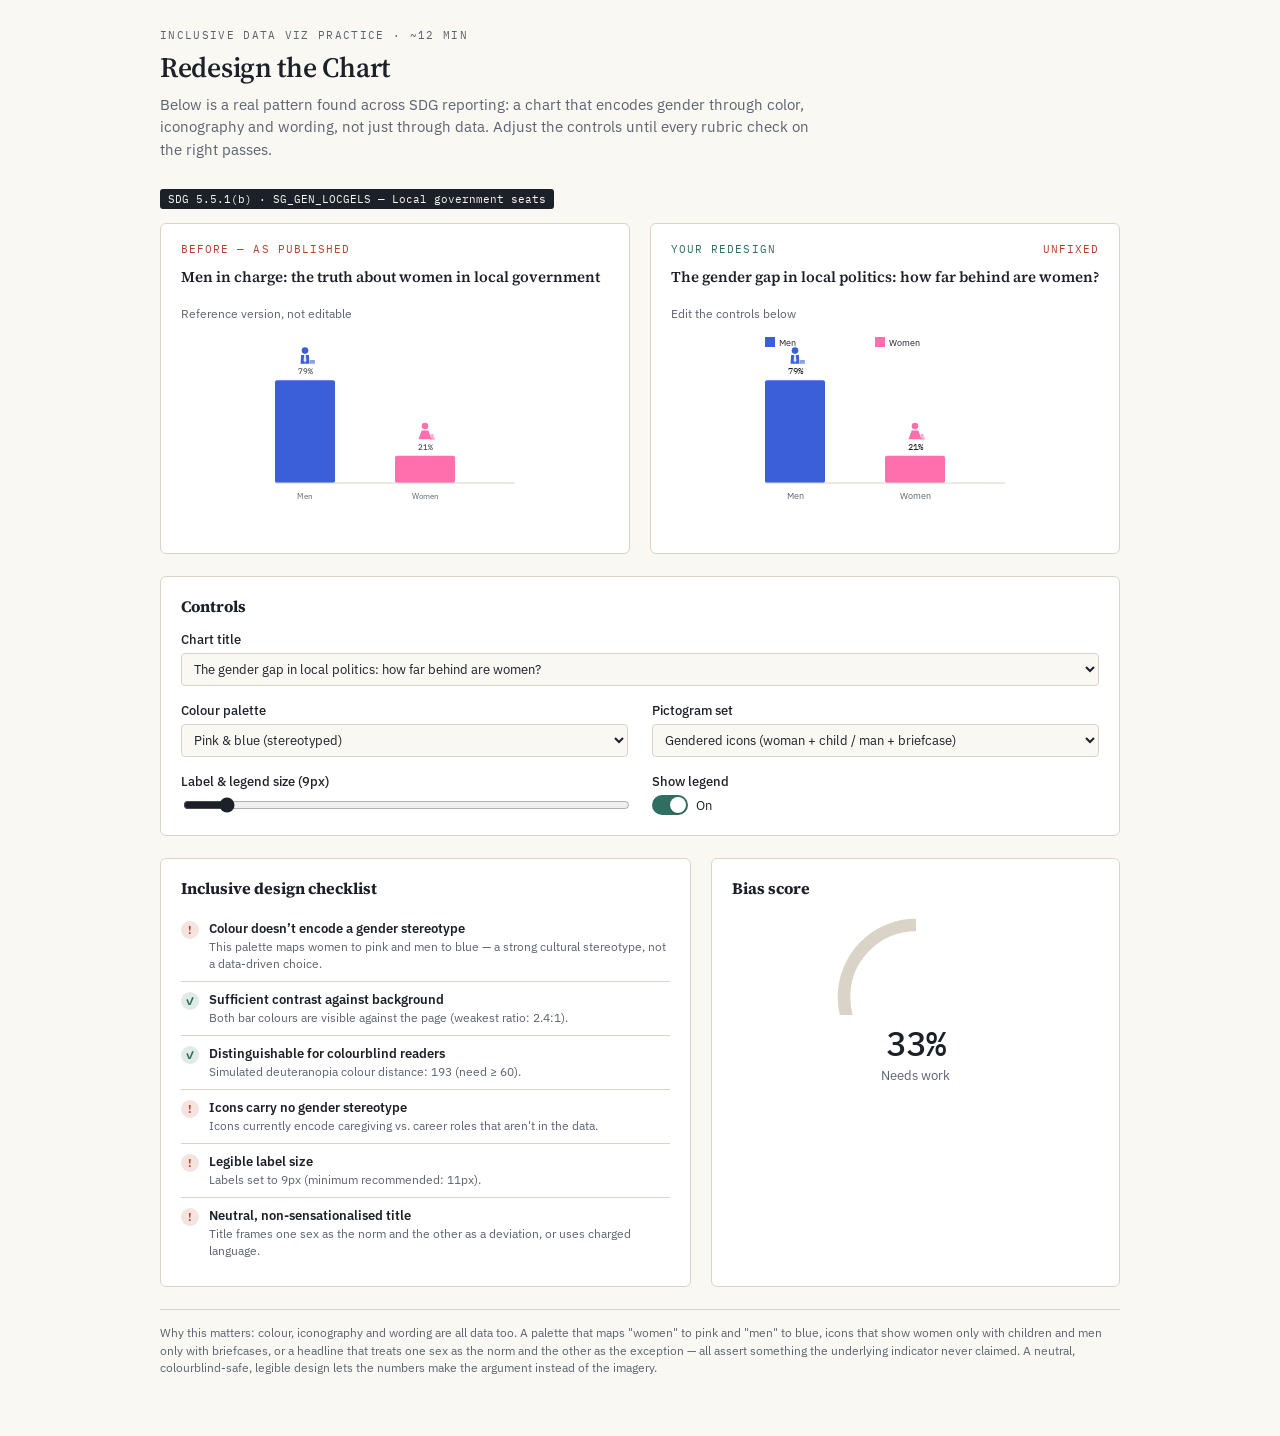
<file: GenderBiais/index.html>
<!DOCTYPE html>
<html lang="en">
<head>
<meta charset="UTF-8">
<meta name="viewport" content="width=device-width, initial-scale=1.0">
<title>Redesign the Chart — Inclusive Data Viz Practice</title>
<link rel="preconnect" href="https://fonts.googleapis.com">
<link href="https://fonts.googleapis.com/css2?family=Source+Serif+4:opsz,wght@8..60,400;8..60,600;8..60,700&family=IBM+Plex+Sans:wght@400;500;600&family=IBM+Plex+Mono:wght@400;500&display=swap" rel="stylesheet">
<style>
  :root{
    --paper:#FAF8F3;
    --ink:#1C2029;
    --ink-soft:#5B6270;
    --rule:#D9D4C7;
    --fail:#B5432D;
    --fail-bg:#F4E3DE;
    --pass:#2F6F62;
    --pass-bg:#E1EBE6;
    --warn:#C98A2B;
    --panel:#FFFFFF;
  }
  *{box-sizing:border-box;}
  body{
    margin:0;
    background:var(--paper);
    color:var(--ink);
    font-family:'IBM Plex Sans', sans-serif;
    padding:28px 20px 48px;
  }
  .wrap{max-width:960px;margin:0 auto;}
  .eyebrow{
    font-family:'IBM Plex Mono', monospace;
    font-size:11px;
    letter-spacing:.12em;
    text-transform:uppercase;
    color:var(--ink-soft);
    margin:0 0 6px;
  }
  h1{
    font-family:'Source Serif 4', serif;
    font-weight:600;
    font-size:28px;
    margin:0 0 8px;
    letter-spacing:-.01em;
  }
  .intro{
    font-size:14.5px;
    color:var(--ink-soft);
    max-width:660px;
    line-height:1.55;
    margin:0 0 26px;
  }
  .indicator-tag{
    display:inline-block;
    font-family:'IBM Plex Mono',monospace;
    font-size:11px;
    background:var(--ink);
    color:var(--paper);
    padding:3px 8px;
    border-radius:3px;
    margin-bottom:14px;
  }

  .stage{
    display:grid;
    grid-template-columns:1fr 1fr;
    gap:20px;
    margin-bottom:22px;
  }
  @media (max-width:720px){ .stage{grid-template-columns:1fr;} }

  .panel{
    background:var(--panel);
    border:1px solid var(--rule);
    border-radius:6px;
    padding:18px 20px 20px;
  }
  .panel-label{
    font-family:'IBM Plex Mono',monospace;
    font-size:10.5px;
    letter-spacing:.1em;
    text-transform:uppercase;
    color:var(--ink-soft);
    display:flex;
    justify-content:space-between;
    margin-bottom:10px;
  }
  .panel-label span.tag-before{color:var(--fail);}
  .panel-label span.tag-after{color:var(--pass);}

  svg{display:block;}
  .chart-title{
    font-family:'Source Serif 4', serif;
    font-size:15px;
    font-weight:600;
    margin:0 0 2px;
    min-height:38px;
  }
  .chart-sub{
    font-size:11.5px;
    color:var(--ink-soft);
    margin:0 0 12px;
  }

  .controls{
    background:var(--panel);
    border:1px solid var(--rule);
    border-radius:6px;
    padding:18px 20px 20px;
    margin-bottom:22px;
  }
  .controls h2{
    font-family:'Source Serif 4', serif;
    font-size:16px;
    margin:0 0 14px;
  }
  .control-grid{
    display:grid;
    grid-template-columns:repeat(2,1fr);
    gap:16px 24px;
  }
  @media (max-width:640px){ .control-grid{grid-template-columns:1fr;} }
  .control{
    display:flex;
    flex-direction:column;
    gap:6px;
  }
  .control.full{grid-column:1 / -1;}
  .control label{
    font-size:12.5px;
    font-weight:500;
    color:var(--ink);
  }
  .control .help{
    font-size:11px;
    color:var(--ink-soft);
  }
  .row{display:flex; align-items:center; gap:10px;}
  input[type=color]{
    width:38px;height:30px;border:1px solid var(--rule);border-radius:4px;padding:0;background:none;cursor:pointer;
  }
  .swatch-text{font-family:'IBM Plex Mono',monospace;font-size:11.5px;color:var(--ink-soft);}
  input[type=range]{width:100%;accent-color:var(--ink);}
  select{
    font-family:'IBM Plex Sans',sans-serif;
    font-size:13px;
    padding:6px 8px;
    border:1px solid var(--rule);
    border-radius:4px;
    background:var(--paper);
    color:var(--ink);
    width:100%;
  }
  .custom-pickers{
    display:none;
    gap:16px;
    margin-top:8px;
  }
  .custom-pickers.show{display:flex;}
  .toggle-btn{
    display:inline-flex;align-items:center;gap:8px;cursor:pointer;font-size:13px;user-select:none;
  }
  .toggle-track{
    width:36px;height:20px;border-radius:10px;background:var(--rule);position:relative;transition:background .15s;flex-shrink:0;
  }
  .toggle-track.on{background:var(--pass);}
  .toggle-thumb{
    position:absolute;top:2px;left:2px;width:16px;height:16px;border-radius:50%;background:#fff;transition:left .15s;
    box-shadow:0 1px 2px rgba(0,0,0,.25);
  }
  .toggle-track.on .toggle-thumb{left:18px;}

  .lower{
    display:grid;
    grid-template-columns:1.3fr 1fr;
    gap:20px;
  }
  @media (max-width:720px){ .lower{grid-template-columns:1fr;} }

  .rubric{
    background:var(--panel);
    border:1px solid var(--rule);
    border-radius:6px;
    padding:18px 20px 18px;
  }
  .rubric h2{
    font-family:'Source Serif 4', serif;
    font-size:16px;
    margin:0 0 12px;
  }
  .check{
    display:flex;
    align-items:flex-start;
    gap:10px;
    padding:9px 0;
    border-top:1px solid var(--rule);
    font-size:13px;
  }
  .check:first-of-type{border-top:none;}
  .check-icon{
    width:18px;height:18px;flex-shrink:0;border-radius:50%;
    display:flex;align-items:center;justify-content:center;
    font-size:11px;font-weight:700;margin-top:1px;
  }
  .check-icon.pass{background:var(--pass-bg);color:var(--pass);}
  .check-icon.fail{background:var(--fail-bg);color:var(--fail);}
  .check-text b{display:block;font-weight:600;margin-bottom:1px;}
  .check-text span{color:var(--ink-soft);font-size:12px;}

  .gauge-panel{
    background:var(--panel);
    border:1px solid var(--rule);
    border-radius:6px;
    padding:18px 20px 20px;
    display:flex;
    flex-direction:column;
    align-items:center;
    text-align:center;
  }
  .gauge-panel h2{
    font-family:'Source Serif 4', serif;
    font-size:16px;
    margin:0 0 8px;
    align-self:flex-start;
  }
  .score-num{
    font-family:'IBM Plex Mono',monospace;
    font-size:34px;
    font-weight:500;
    margin:6px 0 2px;
  }
  .score-label{
    font-size:12.5px;
    color:var(--ink-soft);
    margin-bottom:4px;
  }
  .footer-note{
    font-size:11.5px;
    color:var(--ink-soft);
    margin-top:22px;
    line-height:1.5;
    border-top:1px solid var(--rule);
    padding-top:14px;
  }
</style>
</head>
<body>
<div class="wrap">
  <p class="eyebrow">Inclusive Data Viz Practice · ~12 min</p>
  <h1>Redesign the Chart</h1>
  <p class="intro">Below is a real pattern found across SDG reporting: a chart that encodes gender through color, iconography and wording, not just through data. Adjust the controls until every rubric check on the right passes.</p>
  <div class="indicator-tag">SDG 5.5.1(b) · SG_GEN_LOCGELS — Local government seats</div>

  <div class="stage">
    <div class="panel">
      <div class="panel-label"><span class="tag-before">Before — as published</span><span></span></div>
      <p class="chart-title" id="before-title"></p>
      <p class="chart-sub">Reference version, not editable</p>
      <svg id="chart-before" viewBox="0 0 300 200" width="100%" height="200"></svg>
    </div>
    <div class="panel">
      <div class="panel-label"><span class="tag-after">Your redesign</span><span id="live-tag" style="color:var(--fail)">fixing…</span></div>
      <p class="chart-title" id="after-title"></p>
      <p class="chart-sub">Edit the controls below</p>
      <svg id="chart-after" viewBox="0 0 300 200" width="100%" height="200"></svg>
    </div>
  </div>

  <div class="controls">
    <h2>Controls</h2>
    <div class="control-grid">
      <div class="control full">
        <label for="titleSelect">Chart title</label>
        <select id="titleSelect"></select>
      </div>
      <div class="control">
        <label for="paletteSelect">Colour palette</label>
        <select id="paletteSelect"></select>
        <div class="custom-pickers" id="customPickers">
          <div class="control">
            <label for="colorMen">Colour — Men</label>
            <div class="row">
              <input type="color" id="colorMen" value="#3b5fd9">
              <span class="swatch-text" id="colorMenHex">#3B5FD9</span>
            </div>
          </div>
          <div class="control">
            <label for="colorWomen">Colour — Women</label>
            <div class="row">
              <input type="color" id="colorWomen" value="#ff6fae">
              <span class="swatch-text" id="colorWomenHex">#FF6FAE</span>
            </div>
          </div>
        </div>
      </div>
      <div class="control">
        <label for="iconSet">Pictogram set</label>
        <select id="iconSet"></select>
      </div>
      <div class="control">
        <label for="fontSize">Label &amp; legend size (<span id="fontSizeVal">9</span>px)</label>
        <input type="range" id="fontSize" min="8" max="20" step="1" value="9">
      </div>
      <div class="control">
        <label>Show legend</label>
        <div class="toggle-btn" id="legendToggle">
          <div class="toggle-track on"><div class="toggle-thumb"></div></div>
          <span id="legendState">On</span>
        </div>
      </div>
    </div>
  </div>

  <div class="lower">
    <div class="rubric">
      <h2>Inclusive design checklist</h2>
      <div id="checklist"></div>
    </div>
    <div class="gauge-panel">
      <h2>Bias score</h2>
      <svg id="gauge" viewBox="0 0 200 120" width="180" height="108"></svg>
      <div class="score-num" id="scoreNum">0%</div>
      <div class="score-label" id="scoreLabel">Needs work</div>
    </div>
  </div>

  <p class="footer-note">Why this matters: colour, iconography and wording are all data too. A palette that maps "women" to pink and "men" to blue, icons that show women only with children and men only with briefcases, or a headline that treats one sex as the norm and the other as the exception — all assert something the underlying indicator never claimed. A neutral, colourblind-safe, legible design lets the numbers make the argument instead of the imagery.</p>
</div>

<script>
// men listed first throughout, including the biased reference
const data = [
  {key:'men', label:'Men', value:0.79},
  {key:'women', label:'Women', value:0.21}
];

const palettes = [
  {id:'stereotyped', label:'Pink & blue (stereotyped)', men:'#3b5fd9', women:'#ff6fae', custom:false},
  {id:'greyaccent', label:'Grey + accent (men grey, women in colour) — recommended', men:'#8a8f98', women:'#2f6f62', custom:false},
  {id:'okabeito', label:'Colourblind-safe pair (Okabe–Ito)', men:'#0072B2', women:'#E69F00', custom:false},
  {id:'custom', label:'Custom (pick your own)', men:'#3b5fd9', women:'#ff6fae', custom:true}
];

const iconSets = [
  {id:'stereotyped', label:'Gendered icons (woman + child / man + briefcase)'},
  {id:'neutral', label:'Identical human figure for both'},
  {id:'seat', label:'Seat icon (matches "local government seats")'},
  {id:'abstract', label:'Abstract mark (no human figure)'}
];

const titles = [
  {id:'neutral', text:'Local government seats, by sex', neutral:true},
  {id:'mild', text:"The gender gap in local politics: how far behind are women?", neutral:false},
  {id:'severe', text:'Men in charge: the truth about women in local government', neutral:false},
  {id:'deficit', text:"Men's continued grip on local council seats", neutral:false}
];

const state = {
  paletteId: 'stereotyped',
  colorMen: '#3b5fd9',
  colorWomen: '#ff6fae',
  fontSize: 9,
  iconSetId: 'stereotyped',
  titleId: 'mild',
  legend: true
};

function populateSelect(id, items, valueKey){
  const sel = document.getElementById(id);
  sel.innerHTML = '';
  items.forEach(it=>{
    const opt = document.createElement('option');
    opt.value = it.id;
    opt.textContent = valueKey ? it[valueKey] : it.label;
    sel.appendChild(opt);
  });
}
populateSelect('paletteSelect', palettes);
populateSelect('iconSet', iconSets);
populateSelect('titleSelect', titles, 'text');
document.getElementById('paletteSelect').value = state.paletteId;
document.getElementById('iconSet').value = state.iconSetId;
document.getElementById('titleSelect').value = state.titleId;

function hexToRgb(hex){
  hex = hex.replace('#','');
  if(hex.length===3) hex = hex.split('').map(c=>c+c).join('');
  const num = parseInt(hex,16);
  return {r:(num>>16)&255, g:(num>>8)&255, b:num&255};
}
function luminance(hex){
  const c = hexToRgb(hex);
  const a = [c.r,c.g,c.b].map(v=>{
    v/=255;
    return v<=0.03928 ? v/12.92 : Math.pow((v+0.055)/1.055, 2.4);
  });
  return 0.2126*a[0] + 0.7152*a[1] + 0.0722*a[2];
}
function contrastRatio(hex1, hex2){
  const L1 = luminance(hex1), L2 = luminance(hex2);
  const lighter = Math.max(L1,L2), darker = Math.min(L1,L2);
  return (lighter+0.05)/(darker+0.05);
}
function simulateDeuteranopia(hex){
  const {r,g,b} = hexToRgb(hex);
  const R = 0.625*r + 0.375*g + 0*b;
  const G = 0.7*r + 0.3*g + 0*b;
  const B = 0*r + 0.3*g + 0.7*b;
  return {r:R,g:G,b:B};
}
function colorDistance(rgb1, rgb2){
  return Math.sqrt(Math.pow(rgb1.r-rgb2.r,2)+Math.pow(rgb1.g-rgb2.g,2)+Math.pow(rgb1.b-rgb2.b,2));
}
function hexToHsl(hex){
  let {r,g,b} = hexToRgb(hex);
  r/=255; g/=255; b/=255;
  const max = Math.max(r,g,b), min = Math.min(r,g,b);
  let h, s, l = (max+min)/2;
  if(max === min){ h = 0; s = 0; }
  else {
    const d = max-min;
    s = l > 0.5 ? d/(2-max-min) : d/(max+min);
    switch(max){
      case r: h = (g-b)/d + (g<b?6:0); break;
      case g: h = (b-r)/d + 2; break;
      case b: h = (r-g)/d + 4; break;
    }
    h *= 60;
  }
  return {h,s,l};
}
function isPinkish(hex){
  const {h,s} = hexToHsl(hex);
  return s > 0.25 && (h >= 300 && h <= 350);
}
function isBluish(hex){
  const {h,s} = hexToHsl(hex);
  return s > 0.2 && (h >= 195 && h <= 250);
}

function drawIcon(svgParent, x, y, scale, color, iconSetId, role){
  const g = document.createElementNS('http://www.w3.org/2000/svg','g');
  g.setAttribute('transform', `translate(${x},${y}) scale(${scale})`);

  if(iconSetId === 'abstract'){
    const shape = document.createElementNS('http://www.w3.org/2000/svg','circle');
    shape.setAttribute('cx',0); shape.setAttribute('cy',0); shape.setAttribute('r',9);
    shape.setAttribute('fill', color);
    g.appendChild(shape);
    svgParent.appendChild(g);
    return;
  }

  if(iconSetId === 'seat'){
    // simple chair/seat pictogram, identical for both categories
    const seat = document.createElementNS('http://www.w3.org/2000/svg','rect');
    seat.setAttribute('x',-9); seat.setAttribute('y',-2); seat.setAttribute('width',18); seat.setAttribute('height',6);
    seat.setAttribute('rx',1); seat.setAttribute('fill', color);
    g.appendChild(seat);
    const back = document.createElementNS('http://www.w3.org/2000/svg','rect');
    back.setAttribute('x',-9); back.setAttribute('y',-16); back.setAttribute('width',5); back.setAttribute('height',14);
    back.setAttribute('rx',1); back.setAttribute('fill', color);
    g.appendChild(back);
    const leg1 = document.createElementNS('http://www.w3.org/2000/svg','rect');
    leg1.setAttribute('x',-7); leg1.setAttribute('y',4); leg1.setAttribute('width',3); leg1.setAttribute('height',9);
    leg1.setAttribute('fill', color);
    g.appendChild(leg1);
    const leg2 = document.createElementNS('http://www.w3.org/2000/svg','rect');
    leg2.setAttribute('x',5); leg2.setAttribute('y',4); leg2.setAttribute('width',3); leg2.setAttribute('height',9);
    leg2.setAttribute('fill', color);
    g.appendChild(leg2);
    svgParent.appendChild(g);
    return;
  }

  const head = document.createElementNS('http://www.w3.org/2000/svg','circle');
  head.setAttribute('cx',0); head.setAttribute('cy',-14); head.setAttribute('r',6);
  head.setAttribute('fill',color);
  g.appendChild(head);

  if(iconSetId === 'neutral'){
    const body = document.createElementNS('http://www.w3.org/2000/svg','path');
    body.setAttribute('d','M -9,10 L -7,-6 L 7,-6 L 9,10 Z');
    body.setAttribute('fill', color);
    g.appendChild(body);
  } else if(iconSetId === 'stereotyped' && role === 'women'){
    const skirt = document.createElementNS('http://www.w3.org/2000/svg','path');
    skirt.setAttribute('d','M -6,-6 L 6,-6 L 12,10 L -12,10 Z');
    skirt.setAttribute('fill', color);
    g.appendChild(skirt);
    const childHead = document.createElementNS('http://www.w3.org/2000/svg','circle');
    childHead.setAttribute('cx',13); childHead.setAttribute('cy',3); childHead.setAttribute('r',3);
    childHead.setAttribute('fill', color); childHead.setAttribute('opacity','0.6');
    g.appendChild(childHead);
    const childBody = document.createElementNS('http://www.w3.org/2000/svg','path');
    childBody.setAttribute('d','M 9,11 L 11,6 L 17,6 L 18,11 Z');
    childBody.setAttribute('fill', color); childBody.setAttribute('opacity','0.6');
    g.appendChild(childBody);
  } else if(iconSetId === 'stereotyped' && role === 'men'){
    const body = document.createElementNS('http://www.w3.org/2000/svg','path');
    body.setAttribute('d','M -8,10 L -7,-6 L 7,-6 L 8,10 Z');
    body.setAttribute('fill', color);
    g.appendChild(body);
    const tie = document.createElementNS('http://www.w3.org/2000/svg','path');
    tie.setAttribute('d','M -1.5,-6 L 1.5,-6 L 2.5,4 L 0,8 L -2.5,4 Z');
    tie.setAttribute('fill', '#ffffff'); tie.setAttribute('opacity','0.85');
    g.appendChild(tie);
    const briefcase = document.createElementNS('http://www.w3.org/2000/svg','rect');
    briefcase.setAttribute('x',9); briefcase.setAttribute('y',3); briefcase.setAttribute('width',9); briefcase.setAttribute('height',7);
    briefcase.setAttribute('rx',1);
    briefcase.setAttribute('fill', color); briefcase.setAttribute('opacity','0.6');
    g.appendChild(briefcase);
  }
  svgParent.appendChild(g);
}

function buildChart(svgId, opts){
  const svg = document.getElementById(svgId);
  svg.innerHTML = '';
  const chartTop = 20, chartBottom = 150, chartLeft = 30, chartRight = 270;
  const barWidth = 60;

  data.forEach((d, i) => {
    const x = chartLeft + i * ((chartRight-chartLeft)/2) + 30;
    const barH = (chartBottom - chartTop) * d.value;
    const y = chartBottom - barH;
    const color = d.key === 'women' ? opts.colorWomen : opts.colorMen;

    const rect = document.createElementNS('http://www.w3.org/2000/svg','rect');
    rect.setAttribute('x', x - barWidth/2);
    rect.setAttribute('y', y);
    rect.setAttribute('width', barWidth);
    rect.setAttribute('height', barH);
    rect.setAttribute('fill', color);
    rect.setAttribute('rx', 2);
    svg.appendChild(rect);

    const valLabel = document.createElementNS('http://www.w3.org/2000/svg','text');
    valLabel.setAttribute('x', x);
    valLabel.setAttribute('y', y - 6);
    valLabel.setAttribute('text-anchor','middle');
    valLabel.setAttribute('font-size', opts.fontSize);
    valLabel.setAttribute('font-family','IBM Plex Mono, monospace');
    valLabel.setAttribute('fill', '#1C2029');
    valLabel.textContent = Math.round(d.value*100) + '%';
    svg.appendChild(valLabel);

    const catLabel = document.createElementNS('http://www.w3.org/2000/svg','text');
    catLabel.setAttribute('x', x);
    catLabel.setAttribute('y', chartBottom + 16);
    catLabel.setAttribute('text-anchor','middle');
    catLabel.setAttribute('font-size', opts.fontSize);
    catLabel.setAttribute('font-family','IBM Plex Sans, sans-serif');
    catLabel.setAttribute('fill', '#5B6270');
    catLabel.textContent = d.label;
    svg.appendChild(catLabel);

    if(opts.showIcons){
      drawIcon(svg, x, y - 22, 0.55, color, opts.iconSetId, d.key);
    }
  });

  const base = document.createElementNS('http://www.w3.org/2000/svg','line');
  base.setAttribute('x1', chartLeft); base.setAttribute('x2', chartRight);
  base.setAttribute('y1', chartBottom); base.setAttribute('y2', chartBottom);
  base.setAttribute('stroke', '#D9D4C7');
  svg.appendChild(base);

  if(opts.showLegend){
    const legendY = 12;
    [{c:opts.colorMen,l:'Men'},{c:opts.colorWomen,l:'Women'}].forEach((item, i)=>{
      const lx = 30 + i*110;
      const sw = document.createElementNS('http://www.w3.org/2000/svg','rect');
      sw.setAttribute('x', lx); sw.setAttribute('y', legendY-8); sw.setAttribute('width',10); sw.setAttribute('height',10);
      sw.setAttribute('fill', item.c);
      svg.appendChild(sw);
      const lt = document.createElementNS('http://www.w3.org/2000/svg','text');
      lt.setAttribute('x', lx+14); lt.setAttribute('y', legendY+1);
      lt.setAttribute('font-size', Math.max(opts.fontSize,9));
      lt.setAttribute('font-family','IBM Plex Sans, sans-serif');
      lt.setAttribute('fill','#1C2029');
      lt.textContent = item.l;
      svg.appendChild(lt);
    });
  }
}

function polarToCartesian(cx, cy, r, angleDeg){
  const a = (angleDeg-90) * Math.PI/180;
  return { x: cx + r*Math.cos(a), y: cy + r*Math.sin(a) };
}
function describeArc(cx, cy, r, startAngle, endAngle){
  const start = polarToCartesian(cx, cy, r, endAngle);
  const end = polarToCartesian(cx, cy, r, startAngle);
  const largeArcFlag = endAngle - startAngle <= 180 ? '0' : '1';
  return `M ${start.x} ${start.y} A ${r} ${r} 0 ${largeArcFlag} 0 ${end.x} ${end.y}`;
}
function drawGauge(score){
  const svg = document.getElementById('gauge');
  svg.innerHTML = '';
  const cx = 100, cy = 100, r = 80;
  const bg = document.createElementNS('http://www.w3.org/2000/svg','path');
  bg.setAttribute('d', describeArc(cx,cy,r,-180,0));
  bg.setAttribute('stroke', '#D9D4C7');
  bg.setAttribute('stroke-width','14');
  bg.setAttribute('fill','none');
  svg.appendChild(bg);

  const angle = -180 + (score/100)*180;
  const fg = document.createElementNS('http://www.w3.org/2000/svg','path');
  fg.setAttribute('d', describeArc(cx,cy,r,-180,angle));
  let color = '#B5432D';
  if(score >= 85) color = '#2F6F62';
  else if(score >= 45) color = '#C98A2B';
  fg.setAttribute('stroke', color);
  fg.setAttribute('stroke-width','14');
  fg.setAttribute('fill','none');
  fg.setAttribute('stroke-linecap','round');
  svg.appendChild(fg);
}

function render(){
  const beforeTitle = titles.find(t=>t.id==='severe');
  document.getElementById('before-title').textContent = beforeTitle.text;

  buildChart('chart-before', {
    colorWomen:'#ff6fae', colorMen:'#3b5fd9', fontSize:8, iconSetId:'stereotyped', showIcons:true, showLegend:false
  });
  buildChart('chart-after', {
    colorWomen: state.colorWomen, colorMen: state.colorMen, fontSize: state.fontSize,
    iconSetId: state.iconSetId, showIcons:true, showLegend: state.legend
  });

  const selectedTitle = titles.find(t=>t.id===state.titleId);
  document.getElementById('after-title').textContent = selectedTitle.text;

  const contrastMen = contrastRatio(state.colorMen, '#FAF8F3');
  const contrastWomen = contrastRatio(state.colorWomen, '#FAF8F3');
  const contrastPass = contrastMen >= 2.2 && contrastWomen >= 2.2;

  const cbMen = simulateDeuteranopia(state.colorMen);
  const cbWomen = simulateDeuteranopia(state.colorWomen);
  const cbDist = colorDistance(cbMen, cbWomen);
  const colorblindPass = cbDist >= 60;

  const colorStereotypePass = !(isPinkish(state.colorWomen) && isBluish(state.colorMen));

  const iconPass = state.iconSetId !== 'stereotyped';
  const fontPass = state.fontSize >= 11;
  const titlePass = selectedTitle.neutral;

  const checks = [
    {ok:colorStereotypePass, title:'Colour doesn\u2019t encode a gender stereotype', detail: colorStereotypePass ? 'Palette doesn\u2019t rely on the pink = woman / blue = man convention.' : 'This palette maps women to pink and men to blue \u2014 a strong cultural stereotype, not a data-driven choice.'},
    {ok:contrastPass, title:'Sufficient contrast against background', detail:`Both bar colours are visible against the page (weakest ratio: ${Math.min(contrastMen,contrastWomen).toFixed(1)}:1).`},
    {ok:colorblindPass, title:'Distinguishable for colourblind readers', detail:`Simulated deuteranopia colour distance: ${cbDist.toFixed(0)} (need \u2265 60).`},
    {ok:iconPass, title:'Icons carry no gender stereotype', detail: iconPass ? 'Pictograms don\u2019t assign different roles by sex.' : "Icons currently encode caregiving vs. career roles that aren't in the data."},
    {ok:fontPass, title:'Legible label size', detail:`Labels set to ${state.fontSize}px (minimum recommended: 11px).`},
    {ok:titlePass, title:'Neutral, non-sensationalised title', detail: titlePass ? 'Title states the indicator without loaded framing.' : 'Title frames one sex as the norm and the other as a deviation, or uses charged language.'}
  ];

  const list = document.getElementById('checklist');
  list.innerHTML = '';
  checks.forEach(c=>{
    const row = document.createElement('div');
    row.className = 'check';
    row.innerHTML = `<div class="check-icon ${c.ok ? 'pass':'fail'}">${c.ok ? '\u2713' : '!'}</div>
      <div class="check-text"><b>${c.title}</b><span>${c.detail}</span></div>`;
    list.appendChild(row);
  });

  const passCount = checks.filter(c=>c.ok).length;
  const score = Math.round((passCount/checks.length)*100);
  drawGauge(score);
  document.getElementById('scoreNum').textContent = score + '%';
  const scoreLabel = document.getElementById('scoreLabel');
  const liveTag = document.getElementById('live-tag');
  if(score === 100){
    scoreLabel.textContent = 'All checks passed';
    liveTag.textContent = 'fixed';
    liveTag.style.color = 'var(--pass)';
  } else if(score >= 50){
    scoreLabel.textContent = 'Getting there';
    liveTag.textContent = 'fixing\u2026';
    liveTag.style.color = 'var(--warn)';
  } else {
    scoreLabel.textContent = 'Needs work';
    liveTag.textContent = 'unfixed';
    liveTag.style.color = 'var(--fail)';
  }
}

document.getElementById('paletteSelect').addEventListener('change', e=>{
  const p = palettes.find(x=>x.id===e.target.value);
  state.paletteId = p.id;
  const customWrap = document.getElementById('customPickers');
  if(p.custom){
    customWrap.classList.add('show');
  } else {
    customWrap.classList.remove('show');
    state.colorMen = p.men;
    state.colorWomen = p.women;
    document.getElementById('colorMen').value = p.men;
    document.getElementById('colorWomen').value = p.women;
    document.getElementById('colorMenHex').textContent = p.men.toUpperCase();
    document.getElementById('colorWomenHex').textContent = p.women.toUpperCase();
  }
  render();
});
document.getElementById('colorMen').addEventListener('input', e=>{
  state.colorMen = e.target.value;
  document.getElementById('colorMenHex').textContent = e.target.value.toUpperCase();
  render();
});
document.getElementById('colorWomen').addEventListener('input', e=>{
  state.colorWomen = e.target.value;
  document.getElementById('colorWomenHex').textContent = e.target.value.toUpperCase();
  render();
});
document.getElementById('iconSet').addEventListener('change', e=>{
  state.iconSetId = e.target.value;
  render();
});
document.getElementById('titleSelect').addEventListener('change', e=>{
  state.titleId = e.target.value;
  render();
});
document.getElementById('fontSize').addEventListener('input', e=>{
  state.fontSize = parseInt(e.target.value,10);
  document.getElementById('fontSizeVal').textContent = state.fontSize;
  render();
});
document.getElementById('legendToggle').addEventListener('click', ()=>{
  state.legend = !state.legend;
  const track = document.querySelector('#legendToggle .toggle-track');
  track.classList.toggle('on', state.legend);
  document.getElementById('legendState').textContent = state.legend ? 'On' : 'Off';
  render();
});

render();
</script>
</body>
</html>
</file>
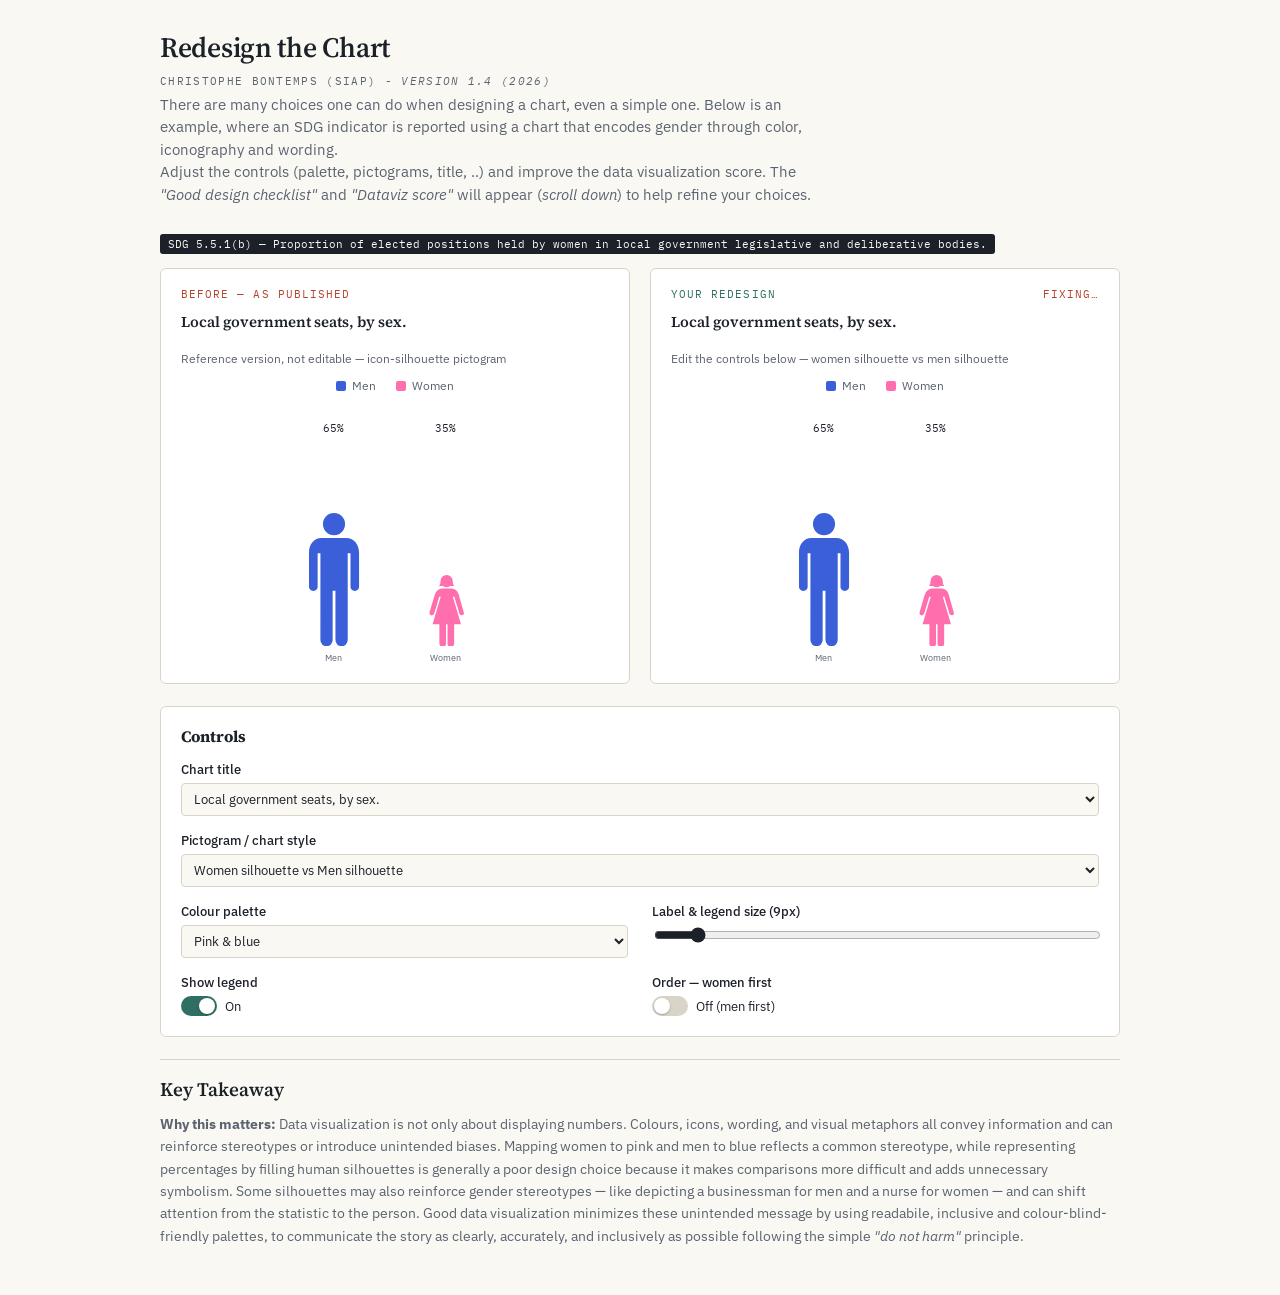
<file: GenderBias/InclusiveChartGame.html>
<!DOCTYPE html>
<html lang="en">
<head>
<meta charset="UTF-8">
<meta name="viewport" content="width=device-width, initial-scale=1.0">
<title>Redesign the Chart — Inclusive Data Viz Practice</title>
<link rel="preconnect" href="https://fonts.googleapis.com">
<link href="https://fonts.googleapis.com/css2?family=Source+Serif+4:opsz,wght@8..60,400;8..60,600;8..60,700&family=IBM+Plex+Sans:wght@400;500;600&family=IBM+Plex+Mono:wght@400;500&display=swap" rel="stylesheet">
<style>
  :root{
    --paper:#FAF8F3;
    --ink:#1C2029;
    --ink-soft:#5B6270;
    --rule:#D9D4C7;
    --fail:#B5432D;
    --fail-bg:#F4E3DE;
    --pass:#2F6F62;
    --pass-bg:#E1EBE6;
    --warn:#C98A2B;
    --panel:#FFFFFF;
  }
  *{box-sizing:border-box;}
  body{
    margin:0;
    background:var(--paper);
    color:var(--ink);
    font-family:'IBM Plex Sans', sans-serif;
    padding:28px 20px 48px;
  }
  .wrap{max-width:960px;margin:0 auto;}
  .eyebrow{
    font-family:'IBM Plex Mono', monospace;
    font-size:11px;
    letter-spacing:.12em;
    text-transform:uppercase;
    color:var(--ink-soft);
    margin:0 0 6px;
  }
  h1{
    font-family:'Source Serif 4', serif;
    font-weight:600;
    font-size:28px;
    margin:0 0 8px;
    letter-spacing:-.01em;
  }
  .intro{
    font-size:14.5px;
    color:var(--ink-soft);
    max-width:660px;
    line-height:1.55;
    margin:0 0 26px;
  }
  .indicator-tag{
    display:inline-block;
    font-family:'IBM Plex Mono',monospace;
    font-size:11px;
    background:var(--ink);
    color:var(--paper);
    padding:3px 8px;
    border-radius:3px;
    margin-bottom:14px;
  }

  .stage{
    display:grid;
    grid-template-columns:1fr 1fr;
    gap:20px;
    margin-bottom:22px;
  }
  @media (max-width:720px){ .stage{grid-template-columns:1fr;} }

  .panel{
    background:var(--panel);
    border:1px solid var(--rule);
    border-radius:6px;
    padding:18px 20px 20px;
  }
  .panel-label{
    font-family:'IBM Plex Mono',monospace;
    font-size:10.5px;
    letter-spacing:.1em;
    text-transform:uppercase;
    color:var(--ink-soft);
    display:flex;
    justify-content:space-between;
    margin-bottom:10px;
  }
  .panel-label span.tag-before{color:var(--fail);}
  .panel-label span.tag-after{color:var(--pass);}

  svg{display:block;}
  .chart-title{
    font-family:'Source Serif 4', serif;
    font-size:15px;
    font-weight:600;
    margin:0 0 2px;
    min-height:38px;
  }
  .chart-sub{
    font-size:11.5px;
    color:var(--ink-soft);
    margin:0 0 12px;
  }

  .controls{
    background:var(--panel);
    border:1px solid var(--rule);
    border-radius:6px;
    padding:18px 20px 20px;
    margin-bottom:22px;
  }
  .controls h2{
    font-family:'Source Serif 4', serif;
    font-size:16px;
    margin:0 0 14px;
  }
  .control-grid{
    display:grid;
    grid-template-columns:repeat(2,1fr);
    gap:16px 24px;
  }
  @media (max-width:640px){ .control-grid{grid-template-columns:1fr;} }
  .control{
    display:flex;
    flex-direction:column;
    gap:6px;
  }
  .control.full{grid-column:1 / -1;}
  .control label{
    font-size:12.5px;
    font-weight:500;
    color:var(--ink);
  }
  .control .help{
    font-size:11px;
    color:var(--ink-soft);
  }
  .row{display:flex; align-items:center; gap:10px;}
  input[type=color]{
    width:38px;height:30px;border:1px solid var(--rule);border-radius:4px;padding:0;background:none;cursor:pointer;
  }
  .swatch-text{font-family:'IBM Plex Mono',monospace;font-size:11.5px;color:var(--ink-soft);}
  input[type=range]{width:100%;accent-color:var(--ink);}
  select{
    font-family:'IBM Plex Sans',sans-serif;
    font-size:13px;
    padding:6px 8px;
    border:1px solid var(--rule);
    border-radius:4px;
    background:var(--paper);
    color:var(--ink);
    width:100%;
  }
  .custom-pickers{
    display:none;
    gap:16px;
    margin-top:8px;
  }
  .custom-pickers.show{display:flex;}
  .toggle-btn{
    display:inline-flex;align-items:center;gap:8px;cursor:pointer;font-size:13px;user-select:none;
  }
  .toggle-track{
    width:36px;height:20px;border-radius:10px;background:var(--rule);position:relative;transition:background .15s;flex-shrink:0;
  }
  .toggle-track.on{background:var(--pass);}
  .toggle-thumb{
    position:absolute;top:2px;left:2px;width:16px;height:16px;border-radius:50%;background:#fff;transition:left .15s;
    box-shadow:0 1px 2px rgba(0,0,0,.25);
  }
  .toggle-track.on .toggle-thumb{left:18px;}

  .lower{
    display:grid;
    grid-template-columns:1.3fr 1fr;
    gap:20px;
  }
  @media (max-width:720px){ .lower{grid-template-columns:1fr;} }

  .rubric{
    background:var(--panel);
    border:1px solid var(--rule);
    border-radius:6px;
    padding:18px 20px 18px;
  }
  .rubric h2{
    font-family:'Source Serif 4', serif;
    font-size:16px;
    margin:0 0 12px;
  }
  .check{
    display:flex;
    align-items:flex-start;
    gap:10px;
    padding:9px 0;
    border-top:1px solid var(--rule);
    font-size:13px;
  }
  .check:first-of-type{border-top:none;}
  .check-icon{
    width:18px;height:18px;flex-shrink:0;border-radius:50%;
    display:flex;align-items:center;justify-content:center;
    font-size:11px;font-weight:700;margin-top:1px;
  }
  .check-icon.pass{background:var(--pass-bg);color:var(--pass);}
  .check-icon.fail{background:var(--fail-bg);color:var(--fail);}
  .check-icon.neutral{background:#ECE9E2;color:var(--ink-soft);}
  .check-text b{display:block;font-weight:600;margin-bottom:1px;}
  .check-text span{color:var(--ink-soft);font-size:12px;}

  .gauge-panel{
    background:var(--panel);
    border:1px solid var(--rule);
    border-radius:6px;
    padding:18px 20px 20px;
    display:flex;
    flex-direction:column;
    align-items:center;
    text-align:center;
  }
  .gauge-panel h2{
    font-family:'Source Serif 4', serif;
    font-size:16px;
    margin:0 0 8px;
    align-self:flex-start;
  }
  .score-num{
    font-family:'IBM Plex Mono',monospace;
    font-size:34px;
    font-weight:500;
    margin:6px 0 2px;
  }
  .score-label{
    font-size:12.5px;
    color:var(--ink-soft);
    margin-bottom:4px;
  }
  .footer-note{
    font-size:14px;
    color:var(--ink-soft);
    margin-top:22px;
    line-height:1.6;
    border-top:1px solid var(--rule);
    padding-top:14px;
  }
  .footer-note h3{
    font-family:'Source Serif 4', serif;
    font-size:19px;
    font-weight:600;
    color:var(--ink);
    margin:0 0 8px;
  }

  /* icon-silhouette pictogram chart */
  .silo-legend{
    display:flex;gap:20px;justify-content:center;margin-bottom:10px;font-size:12px;color:var(--ink-soft);
  }
  .silo-legend-item{display:flex;align-items:center;gap:6px;}
  .silo-legend-swatch{width:10px;height:10px;border-radius:2px;display:inline-block;}
  .silo-row{
    display:flex;justify-content:center;align-items:flex-end;gap:16px;height:260px;
  }
  .silo-col{display:flex;flex-direction:column;align-items:center;gap:6px;}
  .silo-value{font-family:'IBM Plex Mono',monospace;font-size:13px;color:var(--ink);}
  .silo-icon-wrap{position:relative;}
  .silo-cat-label{font-size:12px;color:var(--ink-soft);}
</style>
</head>
<body>
<div class="wrap">
  <h1>Redesign the Chart</h1>
  <p class="eyebrow">Christophe Bontemps (SIAP) - <i>Version 1.4 (2026)</i></p>
  <p class="intro"> There are many choices one can do when designing a chart, even a simple one. 
    Below is an example, where an SDG indicator is reported using a chart that encodes gender through color, iconography
  and wording. </br> Adjust the controls (palette, pictograms, title, ..) and improve the data visualization score.
  The <i>"Good design checklist"</i> and <i>"Dataviz score"</i> will appear (<i>scroll down</i>) to help refine your choices.</p>
  <div class="indicator-tag">SDG 5.5.1(b) — Proportion of elected positions held by women in local government legislative and deliberative bodies.</div>

  <div class="stage">
    <div class="panel">
      <div class="panel-label"><span class="tag-before">Before — as published</span><span></span></div>
      <p class="chart-title" id="before-title"></p>
      <p class="chart-sub">Reference version, not editable — icon-silhouette pictogram</p>
      <div id="chart-before" class="silo-chart"></div>
    </div>
    <div class="panel">
      <div class="panel-label"><span class="tag-after">Your redesign</span><span id="live-tag" style="color:var(--fail)">fixing…</span></div>
      <p class="chart-title" id="after-title"></p>
      <p class="chart-sub" id="after-sub">Edit the controls below</p>
      <svg id="chart-after-bars" viewBox="0 0 300 300" width="100%" height="300"></svg>
      <div id="chart-after-silo" class="silo-chart" style="display:none;"></div>
    </div>
  </div>

  <div class="controls">
    <h2>Controls</h2>
    <div class="control-grid">
      <div class="control full">
        <label for="titleSelect">Chart title</label>
        <select id="titleSelect"></select>
      </div>
      <div class="control full">
        <label for="pictogramChoice">Pictogram / chart style</label>
        <select id="pictogramChoice"></select>
      </div>
      <div class="control">
        <label for="paletteSelect">Colour palette</label>
        <select id="paletteSelect"></select>
        <div class="custom-pickers" id="customPickers">
          <div class="control">
            <label for="colorMen">Colour — Men</label>
            <div class="row">
              <input type="color" id="colorMen" value="#3b5fd9">
              <span class="swatch-text" id="colorMenHex">#3B5FD9</span>
            </div>
          </div>
          <div class="control">
            <label for="colorWomen">Colour — Women</label>
            <div class="row">
              <input type="color" id="colorWomen" value="#ff6fae">
              <span class="swatch-text" id="colorWomenHex">#FF6FAE</span>
            </div>
          </div>
        </div>
      </div>
      <div class="control">
        <label for="fontSize">Label &amp; legend size (<span id="fontSizeVal">9</span>px)</label>
        <input type="range" id="fontSize" min="8" max="20" step="1" value="9">
      </div>
      <div class="control">
        <label>Show legend</label>
        <div class="toggle-btn" id="legendToggle">
          <div class="toggle-track on"><div class="toggle-thumb"></div></div>
          <span id="legendState">On</span>
        </div>
      </div>
      <div class="control">
        <label>Order — women first</label>
        <div class="toggle-btn" id="orderToggle">
          <div class="toggle-track" id="orderTrack"><div class="toggle-thumb"></div></div>
          <span id="orderState">Off (men first)</span>
        </div>
      </div>
    </div>
  </div>

  <div class="lower">
    <div class="rubric">
      <h2>Good Design Checklist</h2>
      <div id="checklist"></div>
    </div>
    <div class="gauge-panel">
      <h2>Dataviz score </br> <span style="font-weight:400;font-size:11px;color:var(--ink-soft);">(inclusivity, readability, bias)</span></h2>
      <svg id="gauge" viewBox="0 0 200 120" width="180" height="108"></svg>
      <div class="score-num" id="scoreNum">0%</div>
      <div class="score-label" id="scoreLabel">Needs work</div>
    </div>
  </div>

  <div class="footer-note"><h3>Key Takeaway</h3><p style="margin:0;"><b>Why this matters:</b> Data visualization
  is not only about displaying numbers. Colours, icons, wording, and visual metaphors all convey information
  and can reinforce stereotypes or introduce unintended biases. Mapping women to pink and men to blue reflects
  a common stereotype, while representing percentages by filling human silhouettes is generally a poor design choice
  because it makes comparisons more difficult and adds unnecessary symbolism. Some silhouettes may also
  reinforce gender stereotypes — like depicting a businessman for men and a nurse for women — and
  can shift attention from the statistic to the person. Good data visualization minimizes these unintended
  message by  using readabile, inclusive and colour-blind-friendly palettes, to communicate the story as clearly,
  accurately, and inclusively as possible following the simple <i>"do not harm"</i> principle.</p></div>
</div>

<script>
// men listed first throughout, including the biased reference
const data = [
  {key:'men', label:'Men', value:0.65},
  {key:'women', label:'Women', value:0.35}
];

const palettes = [
  {id:'stereotyped', label:'Pink & blue', men:'#3b5fd9', women:'#ff6fae', custom:false},
  {id:'greyaccent', label:'Grey & Purple', men:'#8a8f98', women:'#6C3BAA', custom:false},
  {id:'okabeito', label:'Blue & Orange', men:'#0072B2', women:'#E69F00', custom:false},
  {id:'custom', label:'Custom (pick your own)', men:'#3b5fd9', women:'#ff6fae', custom:true}
];

// Icons embedded inline as SVG path data (Font Awesome Free, CC BY 4.0) — no external font/network dependency
const ICONS = {
  'sdg-nurse': {viewBox:'12 0 24 48', shapes:[
    {tag:'path', attrs:{d:'M24.08,11.81A2.89,2.89,0,0,0,26.93,10H21.08A2.93,2.93,0,0,0,24.08,11.81Z'}},
    {tag:'path', attrs:{d:'M35.18,25.79S32.06,14.87,31.7,13.65a6.06,6.06,0,0,0-1.76-2.53,4.12,4.12,0,0,0-2.4-1.1,3.51,3.51,0,0,1-3.46,2.38A3.5,3.5,0,0,1,20.47,10a4.05,4.05,0,0,0-2.38,1.1,5,5,0,0,0-1.71,2.53c-.44,1.22-3.48,11.69-3.48,11.69a2.16,2.16,0,0,0-.1.5,1.59,1.59,0,0,0,1,1.7,1.82,1.82,0,0,0,2.09-1.3c.06-.25.29-1,.68-2.17s.72-2.41,1.08-3.71.88-2.94,1.47-5H20l-5.27,18h4.44V45.83a2.17,2.17,0,1,0,4.33,0V33.38h1V45.83a2.16,2.16,0,1,0,4.32,0V33.38h4.46l-5.3-18h.93c.59,2.05,1.08,3.69,1.49,5s.78,2.53,1.14,3.71.62,2.23.63,2.26a1.57,1.57,0,0,0,1.49,1.21h0a1.53,1.53,0,0,0,1.52-1.25A2,2,0,0,0,35.18,25.79Z'}},
    {tag:'path', attrs:{d:'M27.94,5.31h0s0-.08,0-.12a4,4,0,0,0-.36-1.62h-7.2v0a4,4,0,0,0-.34,1.59s0,.12,0,.12a4.49,4.49,0,0,1-.94,3H21.6a3.93,3.93,0,0,0,2.4.82h0a3.93,3.93,0,0,0,2.4-.82h2.48A4.49,4.49,0,0,1,27.94,5.31Z'}},
    {tag:'path', attrs:{d:'M24,0,20.49,1.25V3.07h7V1.25Zm.78,1.94h-.55v.55h-.5V1.94h-.55v-.5h.55V.89h.5v.55h.55Z'}}
  ]},
  // Official UN SDG pictograms (uploaded), recoloured dynamically per role — Full-View for the reference
  // and the plain silhouette option, Profile-View for the small icon-on-bars option
  'sdg-man-full': {viewBox:'14 0 20 48', shapes:[
    {tag:'path', attrs:{d:'M19.1,45.78a2.21,2.21,0,1,0,4.42,0V28h1V45.78a2.21,2.21,0,1,0,4.42,0V14.47h1V26.35a1.56,1.56,0,1,0,3.09,0V14.22C33,11.58,31.46,9,28.39,9H19.54C16.75,9,15,11.28,15,14.14V26.35a1.57,1.57,0,1,0,3.11,0V14.47h1Z'}},
    {tag:'ellipse', attrs:{cx:24, cy:4, rx:3.99, ry:4}}
  ]},
  'sdg-man-profile': {viewBox:'0 0 48 48', shapes:[
    {tag:'path', attrs:{d:'M24,3a9.34,9.34,0,1,1-9.31,9.34A9.33,9.33,0,0,1,24,3Z'}},
    {tag:'path', attrs:{d:'M34.25,24H13.6C7.08,24,3,29.32,3,36V48h7.25V36.77h2.32V48h23V36.76h2.26V48H45V36.17C45,30,41.4,24,34.25,24Z'}},
    {tag:'ellipse', attrs:{cx:24, cy:12.34, rx:9.31, ry:9.34}}
  ]},
  'sdg-woman-full': {viewBox:'11 0 25 48', shapes:[
    {tag:'path', attrs:{d:'M35.5,25.18S32.28,14,31.92,12.71a6.22,6.22,0,0,0-1.81-2.6A4.18,4.18,0,0,0,27.25,9H20.74a4.17,4.17,0,0,0-2.81,1.15,5.23,5.23,0,0,0-1.75,2.6c-.45,1.26-3.57,12-3.57,12s-.08.32-.11.51a1.61,1.61,0,0,0,1,1.75,1.87,1.87,0,0,0,2.15-1.34c0-.25.29-1,.69-2.22s.74-2.48,1.11-3.81.91-3,1.52-5.13h1L14.5,33h4.57V45.78a2.22,2.22,0,0,0,4.44,0V33h1V45.78a2.22,2.22,0,0,0,4.44,0V33h4.58L28.08,14.48h1c.61,2.11,1.11,3.79,1.53,5.13s.8,2.59,1.17,3.81.64,2.29.65,2.32A1.63,1.63,0,0,0,33.91,27h0A1.57,1.57,0,0,0,35.5,25.7,2.24,2.24,0,0,0,35.5,25.18Z'}},
    {tag:'path', attrs:{d:'M28,4.2h0s0-.09,0-.13A4.08,4.08,0,0,0,23.93,0h0a4.07,4.07,0,0,0-4.07,4.07s0,.13,0,.13a4.62,4.62,0,0,1-1,3.1h2.56a4,4,0,0,0,2.47.84h0a4,4,0,0,0,2.48-.84H29A4.62,4.62,0,0,1,28,4.2Z'}}
  ]},
  'sdg-woman-profile': {viewBox:'0 0 48 48', shapes:[
    {tag:'path', attrs:{d:'M29.76,20A9.45,9.45,0,0,1,24,22h0a9.45,9.45,0,0,1-5.78-2h-6s2.25-2.35,2.25-7.24c0,0,0-.19,0-.29A9.5,9.5,0,0,1,24,3h0a9.5,9.5,0,0,1,9.5,9.5,2.64,2.64,0,0,1,0,.29h0c0,4.89,2.25,7.24,2.25,7.24Z'}},
    {tag:'path', attrs:{d:'M38.26,26.58a9.78,9.78,0,0,0-6.67-2.67H16.38a9.69,9.69,0,0,0-6.54,2.67,12.11,12.11,0,0,0-4.08,6.07C5.22,34.14,3.09,41.29,1.12,48H8.93c.9-3,2-6.68,3.32-11.21h2.23L11.19,48H36.8L33.51,36.79h2.23C37,41.32,38.14,45,39.07,48h7.81c-2-6.82-4-13.9-4.41-15.35A14.76,14.76,0,0,0,38.26,26.58Z'}},
    {tag:'path', attrs:{d:'M33.34,12.5A9.5,9.5,0,0,0,23.84,3h0a9.5,9.5,0,0,0-9.5,9.5c0,.1,0,.29,0,.29,0,4.89-2.25,7.24-2.25,7.24h6a9.45,9.45,0,0,0,5.78,2h0a9.45,9.45,0,0,0,5.78-2h6s-2.25-2.35-2.25-7.24C33.33,12.79,33.34,12.6,33.34,12.5Z'}}
  ]},
  'sdg-worker': {viewBox:'14 0 20 48', shapes:[
    {tag:'ellipse', attrs:{cx:24, cy:4, rx:3.99, ry:4}},
    {tag:'path', attrs:{d:'M28.39,9H25.15l-.53,1H23.38l-.53-1H19.54C16.75,9,15,11.28,15,14.14V26.35a1.57,1.57,0,1,0,3.11,0V14.47h1V45.78a2.21,2.21,0,1,0,4.42,0V28h1V45.78a2.21,2.21,0,1,0,4.42,0V14.47h1V26.35a1.56,1.56,0,1,0,3.09,0V14.22C33,11.58,31.46,9,28.39,9Zm-3,11.28-1.1,1.34a.35.35,0,0,1-.28.14.37.37,0,0,1-.29-.14l-1.09-1.34a.36.36,0,0,1-.08-.3l.81-9.39h1.24L25.48,20A.36.36,0,0,1,25.4,20.27Z'}}
  ]},
  'sdg-doctor': {viewBox:'14 0 20 48', shapes:[
    {tag:'path', attrs:{d:'M28.41,9h-1.8v2a1,1,0,0,1,.63.92,1,1,0,1,1-2,0,1,1,0,0,1,.63-.92V9H22.64v3.63a1.5,1.5,0,0,1,1.14.86,6.3,6.3,0,0,1,.36,1.9.84.84,0,0,1-.64.94,1.23,1.23,0,0,1-.29,0h-.35l.05-.75a3.45,3.45,0,0,0,.43,0c.05,0,.05-.14.05-.21a5.89,5.89,0,0,0-.29-1.59.82.82,0,0,0-.83-.45.81.81,0,0,0-.83.45,5.53,5.53,0,0,0-.3,1.59c0,.07,0,.2.06.21a3.28,3.28,0,0,0,.42,0l.06.75a2.82,2.82,0,0,1-.65,0,.85.85,0,0,1-.64-.94,6.3,6.3,0,0,1,.36-1.9,1.52,1.52,0,0,1,1.14-.86V9H19.53C16.73,9,15,11.28,15,14.14V26.35a1.57,1.57,0,1,0,3.12,0V14.47h1V45.78a2.22,2.22,0,1,0,4.44,0V28h1V45.78a2.22,2.22,0,0,0,4.44,0V14.47h1V26.35a1.57,1.57,0,1,0,3.1,0V14.22C33,11.58,31.48,9,28.41,9Z'}},
    {tag:'circle', attrs:{cx:24, cy:4, r:4}}
  ]},
};
function iconMarkup(icon, color){
  if(icon.path) return `<path d="${icon.path}" fill="${color}"/>`;
  return icon.shapes.map(s=>{
    const attrs = Object.entries(s.attrs).map(([k,v])=>`${k}="${v}"`).join(' ');
    const fill = s.accent ? '#ffffff' : color;
    const opacity = s.accent ? 'opacity="0.9"' : '';
    return `<${s.tag} ${attrs} fill="${fill}" ${opacity}/>`;
  }).join('');
}

const pictogramChoices = [
  {id:'silhouette-occupation', label:'Working man and woman', style:'silhouette', icon:{men:'sdg-worker', women:'sdg-nurse'}},
  {id:'silhouette-neutral', label:'Women silhouette vs Men silhouette', style:'silhouette', icon:{men:'sdg-man-full', women:'sdg-woman-full'}},
  {id:'bars', label:'Bars', style:'bars', icon:null},
  {id:'bars-icon', label:'Bars with silhouette on top', style:'bars', icon:{men:'sdg-man-profile', women:'sdg-woman-profile'}}
];
function getPictogramChoice(id){ return pictogramChoices.find(c=>c.id===id); }

const titles = [
  {id:'plain', text:'Local government seats, by sex.', good:false},
  {id:'engaging1', text:'How close are we to equal representation in local government?', good:true},
  {id:'severe', text:'Men in charge: the truth about women in local government.', good:false},
  {id:'engaging2', text:"Behind the numbers: gender balance in local government.", good:true}
];

const state = {
  paletteId: 'stereotyped',
  colorMen: '#3b5fd9',
  colorWomen: '#ff6fae',
  fontSize: 9,
  pictogramChoiceId: 'silhouette-neutral',
  titleId: 'plain',
  legend: true,
  womenFirst: false
};
let hasInteracted = false;

function populateSelect(id, items, valueKey){
  const sel = document.getElementById(id);
  sel.innerHTML = '';
  items.forEach(it=>{
    const opt = document.createElement('option');
    opt.value = it.id;
    opt.textContent = valueKey ? it[valueKey] : it.label;
    sel.appendChild(opt);
  });
}
populateSelect('paletteSelect', palettes);
populateSelect('pictogramChoice', pictogramChoices);
populateSelect('titleSelect', titles, 'text');
document.getElementById('paletteSelect').value = state.paletteId;
document.getElementById('pictogramChoice').value = state.pictogramChoiceId;
document.getElementById('titleSelect').value = state.titleId;

function hexToRgb(hex){
  hex = hex.replace('#','');
  if(hex.length===3) hex = hex.split('').map(c=>c+c).join('');
  const num = parseInt(hex,16);
  return {r:(num>>16)&255, g:(num>>8)&255, b:num&255};
}
function luminance(hex){
  const c = hexToRgb(hex);
  const a = [c.r,c.g,c.b].map(v=>{
    v/=255;
    return v<=0.03928 ? v/12.92 : Math.pow((v+0.055)/1.055, 2.4);
  });
  return 0.2126*a[0] + 0.7152*a[1] + 0.0722*a[2];
}
function contrastRatio(hex1, hex2){
  const L1 = luminance(hex1), L2 = luminance(hex2);
  const lighter = Math.max(L1,L2), darker = Math.min(L1,L2);
  return (lighter+0.05)/(darker+0.05);
}
function simulateDeuteranopia(hex){
  const {r,g,b} = hexToRgb(hex);
  // Machado, Oliveira & Fairchild (2009) deuteranopia matrix, calibrated for direct use on sRGB
  const R = 0.367*r + 0.861*g - 0.228*b;
  const G = 0.280*r + 0.673*g + 0.047*b;
  const B = -0.012*r + 0.043*g + 0.969*b;
  return {r:Math.max(0,Math.min(255,R)), g:Math.max(0,Math.min(255,G)), b:Math.max(0,Math.min(255,B))};
}
function colorDistance(rgb1, rgb2){
  // "redmean" perceptually-weighted distance — a much closer approximation of perceived
  // colour difference than plain Euclidean RGB distance, which under-penalises red/green confusion
  const rmean = (rgb1.r + rgb2.r) / 2;
  const dr = rgb1.r - rgb2.r, dg = rgb1.g - rgb2.g, db = rgb1.b - rgb2.b;
  return Math.sqrt((2 + rmean/256)*dr*dr + 4*dg*dg + (2 + (255-rmean)/256)*db*db);
}
function hexToHsl(hex){
  let {r,g,b} = hexToRgb(hex);
  r/=255; g/=255; b/=255;
  const max = Math.max(r,g,b), min = Math.min(r,g,b);
  let h, s, l = (max+min)/2;
  if(max === min){ h = 0; s = 0; }
  else {
    const d = max-min;
    s = l > 0.5 ? d/(2-max-min) : d/(max+min);
    switch(max){
      case r: h = (g-b)/d + (g<b?6:0); break;
      case g: h = (b-r)/d + 2; break;
      case b: h = (r-g)/d + 4; break;
    }
    h *= 60;
  }
  return {h,s,l};
}
function isPinkish(hex){
  const {h,s} = hexToHsl(hex);
  return s > 0.25 && (h >= 300 && h <= 350);
}
function isBluish(hex){
  const {h,s} = hexToHsl(hex);
  return s > 0.2 && (h >= 195 && h <= 250);
}
// --- Bars chart (SVG), icon rendered as a nested inline <svg> (no external font needed) ---
function drawIcon(svgParent, x, y, size, color, iconKey){
  const icon = ICONS[iconKey];
  const nested = document.createElementNS('http://www.w3.org/2000/svg','svg');
  nested.setAttribute('x', x - size/2);
  nested.setAttribute('y', y - size);
  nested.setAttribute('width', size);
  nested.setAttribute('height', size);
  nested.setAttribute('viewBox', icon.viewBox);
  nested.innerHTML = iconMarkup(icon, color);
  svgParent.appendChild(nested);
}

function buildChart(svgId, opts){
  const svg = document.getElementById(svgId);
  svg.innerHTML = '';
  const chartTop = 45, chartBottom = 250, chartLeft = 30, chartRight = 270;
  const barWidth = 90;
  const BAR_ICON_SIZE = 48;
  const ICON_BAR_GAP = 10;
  const centerX = (chartLeft + chartRight) / 2;
  const colGap = 112;
  const order = opts.order || ['men','women'];
  const orderedData = order.map(key => data.find(d=>d.key===key));

  orderedData.forEach((d, i) => {
    const x = centerX + (i - 0.5) * colGap;
    const barH = (chartBottom - chartTop) * d.value;
    const y = chartBottom - barH;
    const color = d.key === 'women' ? opts.colorWomen : opts.colorMen;

    const rect = document.createElementNS('http://www.w3.org/2000/svg','rect');
    rect.setAttribute('x', x - barWidth/2);
    rect.setAttribute('y', y);
    rect.setAttribute('width', barWidth);
    rect.setAttribute('height', barH);
    rect.setAttribute('fill', color);
    rect.setAttribute('rx', 2);
    svg.appendChild(rect);

    const valLabel = document.createElementNS('http://www.w3.org/2000/svg','text');
    valLabel.setAttribute('x', x);
    valLabel.setAttribute('y', y - ICON_BAR_GAP - BAR_ICON_SIZE - 10);
    valLabel.setAttribute('text-anchor','middle');
    valLabel.setAttribute('font-size', opts.fontSize);
    valLabel.setAttribute('font-family','IBM Plex Mono, monospace');
    valLabel.setAttribute('fill', '#1C2029');
    valLabel.textContent = Math.round(d.value*100) + '%';
    svg.appendChild(valLabel);

    const catLabel = document.createElementNS('http://www.w3.org/2000/svg','text');
    catLabel.setAttribute('x', x);
    catLabel.setAttribute('y', chartBottom + 18);
    catLabel.setAttribute('text-anchor','middle');
    catLabel.setAttribute('font-size', opts.fontSize);
    catLabel.setAttribute('font-family','IBM Plex Sans, sans-serif');
    catLabel.setAttribute('fill', '#5B6270');
    catLabel.textContent = d.label;
    svg.appendChild(catLabel);

    if(opts.iconMap){
      drawIcon(svg, x, y - ICON_BAR_GAP, BAR_ICON_SIZE, color, opts.iconMap[d.key]);
    }
  });

  const base = document.createElementNS('http://www.w3.org/2000/svg','line');
  base.setAttribute('x1', chartLeft); base.setAttribute('x2', chartRight);
  base.setAttribute('y1', chartBottom); base.setAttribute('y2', chartBottom);
  base.setAttribute('stroke', '#D9D4C7');
  svg.appendChild(base);

  if(opts.showLegend){
    const legendY = 12;
    const legendItems = order.map(key => key==='men' ? {c:opts.colorMen,l:'Men'} : {c:opts.colorWomen,l:'Women'});
    legendItems.forEach((item, i)=>{
      const lx = 30 + i*110;
      const sw = document.createElementNS('http://www.w3.org/2000/svg','rect');
      sw.setAttribute('x', lx); sw.setAttribute('y', legendY-8); sw.setAttribute('width',10); sw.setAttribute('height',10);
      sw.setAttribute('fill', item.c);
      svg.appendChild(sw);
      const lt = document.createElementNS('http://www.w3.org/2000/svg','text');
      lt.setAttribute('x', lx+14); lt.setAttribute('y', legendY+1);
      lt.setAttribute('font-size', Math.max(opts.fontSize,9));
      lt.setAttribute('font-family','IBM Plex Sans, sans-serif');
      lt.setAttribute('fill','#1C2029');
      lt.textContent = item.l;
      svg.appendChild(lt);
    });
  }
}

// --- Icon-silhouette pictogram chart (HTML/CSS): the icon's SIZE scales with the value, bottom-anchored ---
function buildSilhouette(containerId, opts){
  const container = document.getElementById(containerId);
  const order = opts.order || ['men','women'];
  const orderedData = order.map(key => data.find(d=>d.key===key));
  const maxHeight = 205; // px, represents 100%

  let legendHtml = '';
  if(opts.showLegend){
    legendHtml = '<div class="silo-legend">' + orderedData.map(d=>{
      const color = d.key==='women' ? opts.colorWomen : opts.colorMen;
      return `<span class="silo-legend-item"><span class="silo-legend-swatch" style="background:${color}"></span>${d.label}</span>`;
    }).join('') + '</div>';
  }

  const colsHtml = orderedData.map(d=>{
    const color = d.key==='women' ? opts.colorWomen : opts.colorMen;
    const iconKey = opts.iconMap[d.key];
    const icon = ICONS[iconKey];
    const [, , vbW, vbH] = icon.viewBox.split(' ').map(Number);
    const aspect = vbW / vbH;
    const maxWidth = maxHeight * aspect;
    const valueHeight = maxHeight * d.value;
    const valueWidth = valueHeight * aspect;
    const pct = Math.round(d.value*100);
    return `
      <div class="silo-col">
        <div class="silo-value" style="font-size:${Math.max(opts.fontSize,11)}px">${pct}%</div>
        <div class="silo-icon-wrap" style="width:${maxWidth}px;height:${maxHeight}px;">
          <svg viewBox="${icon.viewBox}" style="width:${valueWidth}px;height:${valueHeight}px;position:absolute;bottom:0;left:50%;transform:translateX(-50%);">${iconMarkup(icon,color)}</svg>
        </div>
        <div class="silo-cat-label" style="font-size:${opts.fontSize}px">${d.label}</div>
      </div>`;
  }).join('');

  container.innerHTML = legendHtml + `<div class="silo-row">${colsHtml}</div>`;
}

function polarToCartesian(cx, cy, r, angleDeg){
  const a = (angleDeg-90) * Math.PI/180;
  return { x: cx + r*Math.cos(a), y: cy + r*Math.sin(a) };
}
function describeArc(cx, cy, r, startAngle, endAngle){
  const start = polarToCartesian(cx, cy, r, endAngle);
  const end = polarToCartesian(cx, cy, r, startAngle);
  const largeArcFlag = endAngle - startAngle <= 180 ? '0' : '1';
  return `M ${start.x} ${start.y} A ${r} ${r} 0 ${largeArcFlag} 0 ${end.x} ${end.y}`;
}
function drawGauge(score){
  const svg = document.getElementById('gauge');
  svg.innerHTML = '';
  const cx = 100, cy = 100, r = 80;
  const bg = document.createElementNS('http://www.w3.org/2000/svg','path');
  bg.setAttribute('d', describeArc(cx,cy,r,-180,0));
  bg.setAttribute('stroke', '#D9D4C7');
  bg.setAttribute('stroke-width','14');
  bg.setAttribute('fill','none');
  svg.appendChild(bg);

  const angle = -180 + (score/100)*180;
  const fg = document.createElementNS('http://www.w3.org/2000/svg','path');
  fg.setAttribute('d', describeArc(cx,cy,r,-180,angle));
  let color = '#B5432D';
  if(score >= 70) color = '#2db52f';
  else if(score > 50) color =  '#2F6F62';
  else if(score > 25) color = '#C98A2B';
  fg.setAttribute('stroke', color);
  fg.setAttribute('stroke-width','14');
  fg.setAttribute('fill','none');
  fg.setAttribute('stroke-linecap','round');
  svg.appendChild(fg);
}

function render(){
  const beforeTitle = titles.find(t=>t.id==='plain');
  document.getElementById('before-title').textContent = beforeTitle.text;

  buildSilhouette('chart-before', {
    colorWomen:'#ff6fae', colorMen:'#3b5fd9', fontSize:9,
    iconMap:{men:'sdg-man-full', women:'sdg-woman-full'}, showLegend:true, order:['men','women']
  });

  const choice = getPictogramChoice(state.pictogramChoiceId);
  const afterOrder = state.womenFirst ? ['women','men'] : ['men','women'];
  const afterOpts = {
    colorWomen: state.colorWomen, colorMen: state.colorMen, fontSize: state.fontSize,
    iconMap: choice.icon, showLegend: state.legend, order: afterOrder
  };
  document.getElementById('chart-after-bars').style.display = choice.style === 'bars' ? 'block' : 'none';
  document.getElementById('chart-after-silo').style.display = choice.style === 'silhouette' ? 'block' : 'none';
  if(choice.style === 'bars'){
    buildChart('chart-after-bars', afterOpts);
  } else {
    buildSilhouette('chart-after-silo', afterOpts);
  }
  document.getElementById('after-sub').textContent = 'Edit the controls below \u2014 ' + choice.label.toLowerCase();

  const selectedTitle = titles.find(t=>t.id===state.titleId);
  document.getElementById('after-title').textContent = selectedTitle.text;

  document.querySelector('.lower').style.display = hasInteracted ? 'grid' : 'none';
  if(!hasInteracted) return;

  const cbMen = simulateDeuteranopia(state.colorMen);
  const cbWomen = simulateDeuteranopia(state.colorWomen);
  const cbDist = colorDistance(cbMen, cbWomen);
  const colorblindGood = cbDist >= 200;

  const paletteStereotyped = isPinkish(state.colorWomen) && isBluish(state.colorMen);

  const BASE_BIAS = 47;

  const titleDelta = state.titleId === 'plain' ? 0 : (state.titleId === 'severe' ? 15 : -15);
  const iconDelta = state.pictogramChoiceId === 'bars' ? -10
    : state.pictogramChoiceId === 'silhouette-occupation' ? 20
    : 8; // bars-icon or silhouette-neutral
  const paletteDelta = paletteStereotyped ? 20 : -10;
  // graduated: near-identical colours (low distance) are penalised hard, not just flatly
  const colorblindDelta = Math.max(-8, Math.min(15, -8 + (200 - cbDist) * 0.5));
  const orderDelta = state.womenFirst ? -3 : 0;
  const fontDelta = state.fontSize >= 11 ? -5 : 0;

  const rows = [
    {delta:titleDelta, title:'Title framing', detail: state.titleId==='plain' ? 'A plain, neutral title neither adds nor reduces  dataviz score \u2014 it just doesn\u2019t engage.'
      : state.titleId==='severe' ? '\u201cMen in charge\u201d actively increases perceived bias by framing men as the norm.'
      : 'Engaging, without stigmatising language.'},
    {delta:iconDelta, title:'Pictogram choice', detail: state.pictogramChoiceId==='bars' ? 'Plain bars carry no body imagery. Good choice.'
      : state.pictogramChoiceId==='silhouette-occupation' ? 'A man-with-a-tie stereotype vs. a nurse icon still encodes career/authority vs. caregiving roles by sex, even without an explicit occupation label.'
      : 'Any human silhouette (even a neutral one) still adds some gendered body imagery compared to plain bars. Also distords comparisons.'},
    {delta:paletteDelta, title:'Colour palette', detail: paletteStereotyped ? 'This palette maps women to pink and men to blue \u2014 a strong cultural stereotype.' : 'A palette that doesn\u2019t rely on pink/blue. Good choice.'},
    {delta:colorblindDelta, title:'Colourblind distinguishability', detail: `Simulated deuteranopia colour distance: ${cbDist.toFixed(0)}. ${colorblindGood ? 'Clearly distinguishable. Good choice' : cbDist < 250 ? 'Colours may look nearly identical to colourblind readers. Try again.' : 'Too similar for colourblind readers.'}`},
    {delta:orderDelta, title:'Order', detail: state.womenFirst ? 'Listing women (the smaller share) first can be a better way to highlight this category.' : 'Men are listed first by default. We may prefer the reverse.'},
    {delta:fontDelta, title:'Label size', detail: `Labels set to ${state.fontSize}px. ${state.fontSize>=11 ? 'Easier to read for visibility impaired people.' : 'Below 11px is harder to read.'}`}
  ];

  const list = document.getElementById('checklist');
  list.innerHTML = '';
  rows.forEach(r=>{
    const cls = r.delta > 0 ? 'fail' : (r.delta < 0 ? 'pass' : 'neutral');
    const icon = r.delta > 0 ? '\u25bc' : (r.delta < 0 ? '\u25b2' : '\u2013');
    const row = document.createElement('div');
    row.className = 'check';
    row.innerHTML = `<div class="check-icon ${cls}">${icon}</div>
      <div class="check-text"><b>${r.title}</b><span>${r.detail}</span></div>`;
    list.appendChild(row);
  });

  const biasTotal = BASE_BIAS + titleDelta + iconDelta + paletteDelta + colorblindDelta + orderDelta + fontDelta;
  const score = Math.max(0, Math.min(100, Math.round(100 - biasTotal)));
  drawGauge(score);
  document.getElementById('scoreNum').textContent = score + '%';
  const scoreLabel = document.getElementById('scoreLabel');
  const liveTag = document.getElementById('live-tag');
  if(score >= 90){
    scoreLabel.textContent = 'Excellent, inclusive design';
    liveTag.textContent = 'fixed';
    liveTag.style.color = 'var(--pass)';
  } else if(score >= 50){
    scoreLabel.textContent = 'Getting there';
    liveTag.textContent = 'fixing\u2026';
    liveTag.style.color = 'var(--warn)';
  } else {
    scoreLabel.textContent = 'Needs work';
    liveTag.textContent = 'unfixed';
    liveTag.style.color = 'var(--fail)';
  }
}

document.getElementById('paletteSelect').addEventListener('change', e=>{
  hasInteracted = true;
  const p = palettes.find(x=>x.id===e.target.value);
  state.paletteId = p.id;
  const customWrap = document.getElementById('customPickers');
  if(p.custom){
    customWrap.classList.add('show');
  } else {
    customWrap.classList.remove('show');
    state.colorMen = p.men;
    state.colorWomen = p.women;
    document.getElementById('colorMen').value = p.men;
    document.getElementById('colorWomen').value = p.women;
    document.getElementById('colorMenHex').textContent = p.men.toUpperCase();
    document.getElementById('colorWomenHex').textContent = p.women.toUpperCase();
  }
  render();
});
document.getElementById('colorMen').addEventListener('input', e=>{
  hasInteracted = true;
  state.colorMen = e.target.value;
  document.getElementById('colorMenHex').textContent = e.target.value.toUpperCase();
  render();
});
document.getElementById('colorWomen').addEventListener('input', e=>{
  hasInteracted = true;
  state.colorWomen = e.target.value;
  document.getElementById('colorWomenHex').textContent = e.target.value.toUpperCase();
  render();
});
document.getElementById('pictogramChoice').addEventListener('change', e=>{
  hasInteracted = true;
  state.pictogramChoiceId = e.target.value;
  render();
});
document.getElementById('titleSelect').addEventListener('change', e=>{
  hasInteracted = true;
  state.titleId = e.target.value;
  render();
});
document.getElementById('fontSize').addEventListener('input', e=>{
  hasInteracted = true;
  state.fontSize = parseInt(e.target.value,10);
  document.getElementById('fontSizeVal').textContent = state.fontSize;
  render();
});
document.getElementById('legendToggle').addEventListener('click', ()=>{
  hasInteracted = true;
  state.legend = !state.legend;
  const track = document.querySelector('#legendToggle .toggle-track');
  track.classList.toggle('on', state.legend);
  document.getElementById('legendState').textContent = state.legend ? 'On' : 'Off';
  render();
});
document.getElementById('orderToggle').addEventListener('click', ()=>{
  hasInteracted = true;
  state.womenFirst = !state.womenFirst;
  document.getElementById('orderTrack').classList.toggle('on', state.womenFirst);
  document.getElementById('orderState').textContent = state.womenFirst ? 'On (women first)' : 'Off (men first)';
  render();
});

render();
</script>
</body>
</html>
</file>
